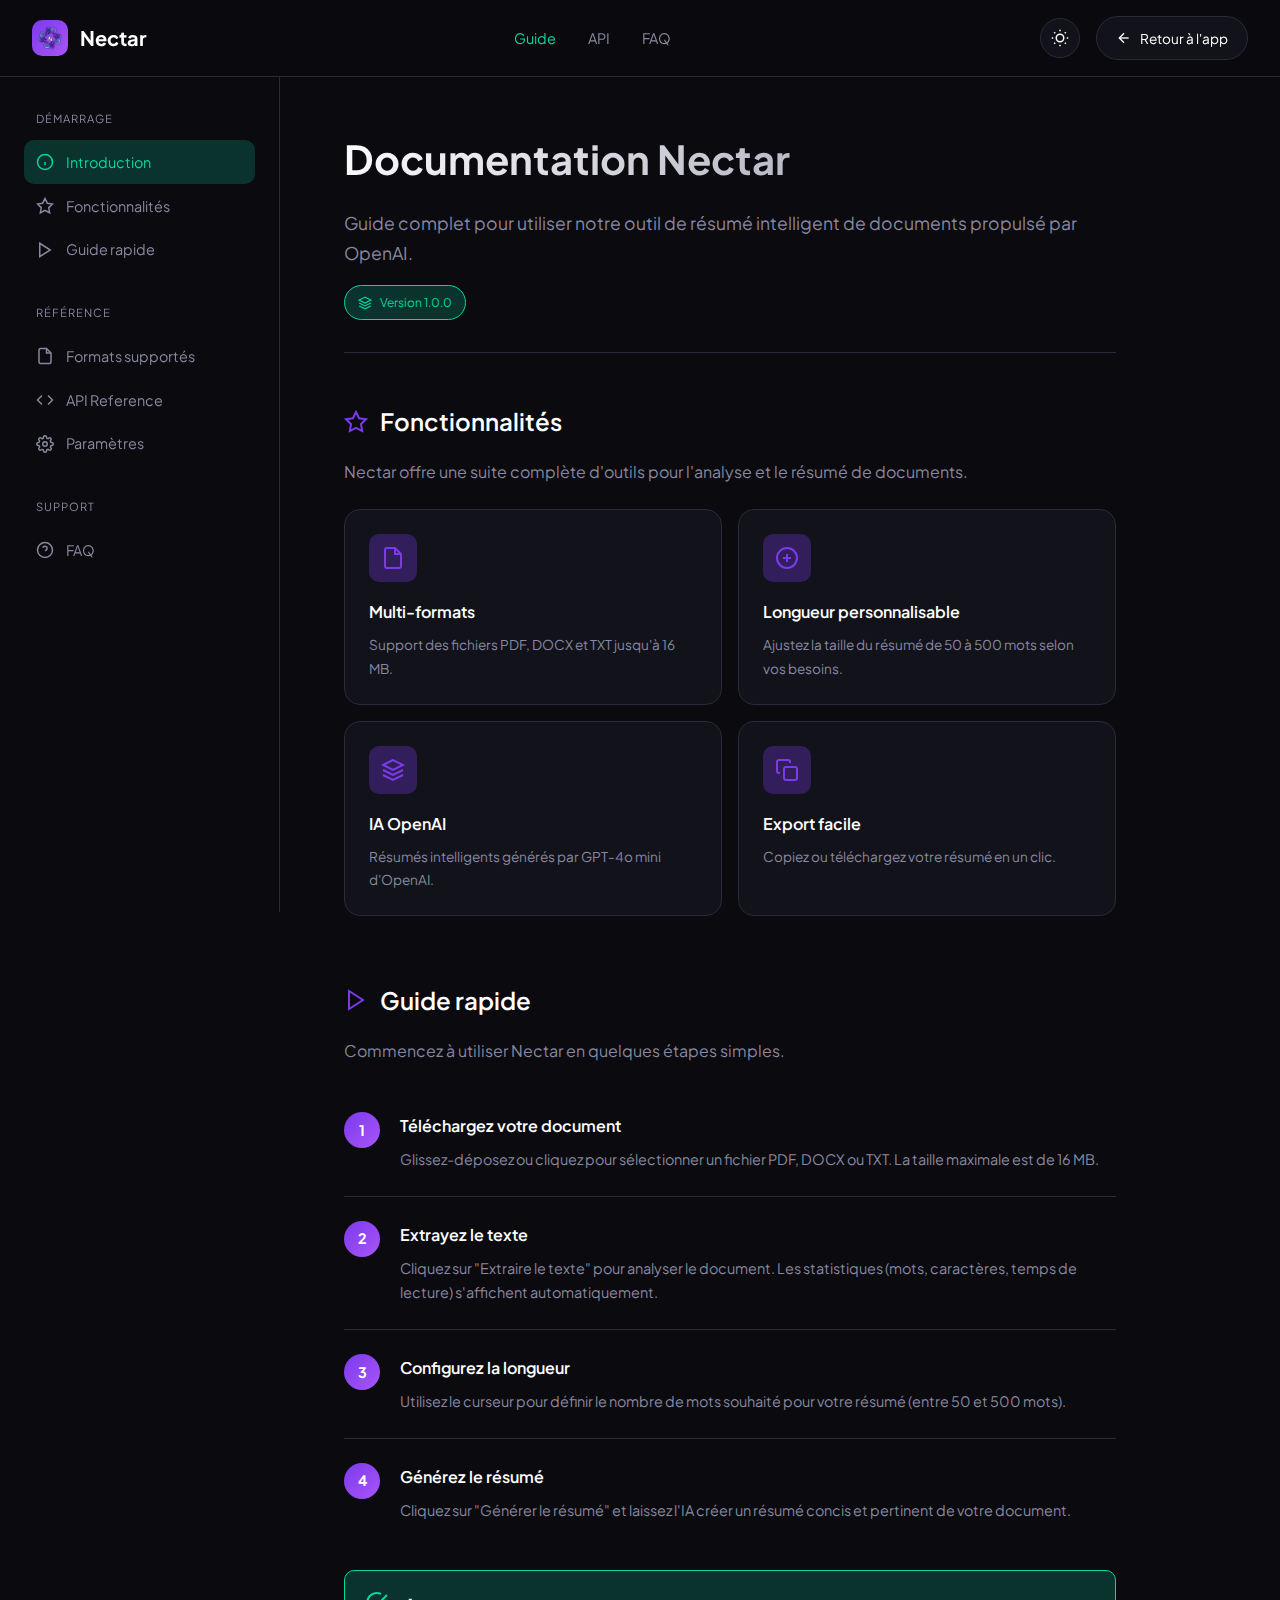
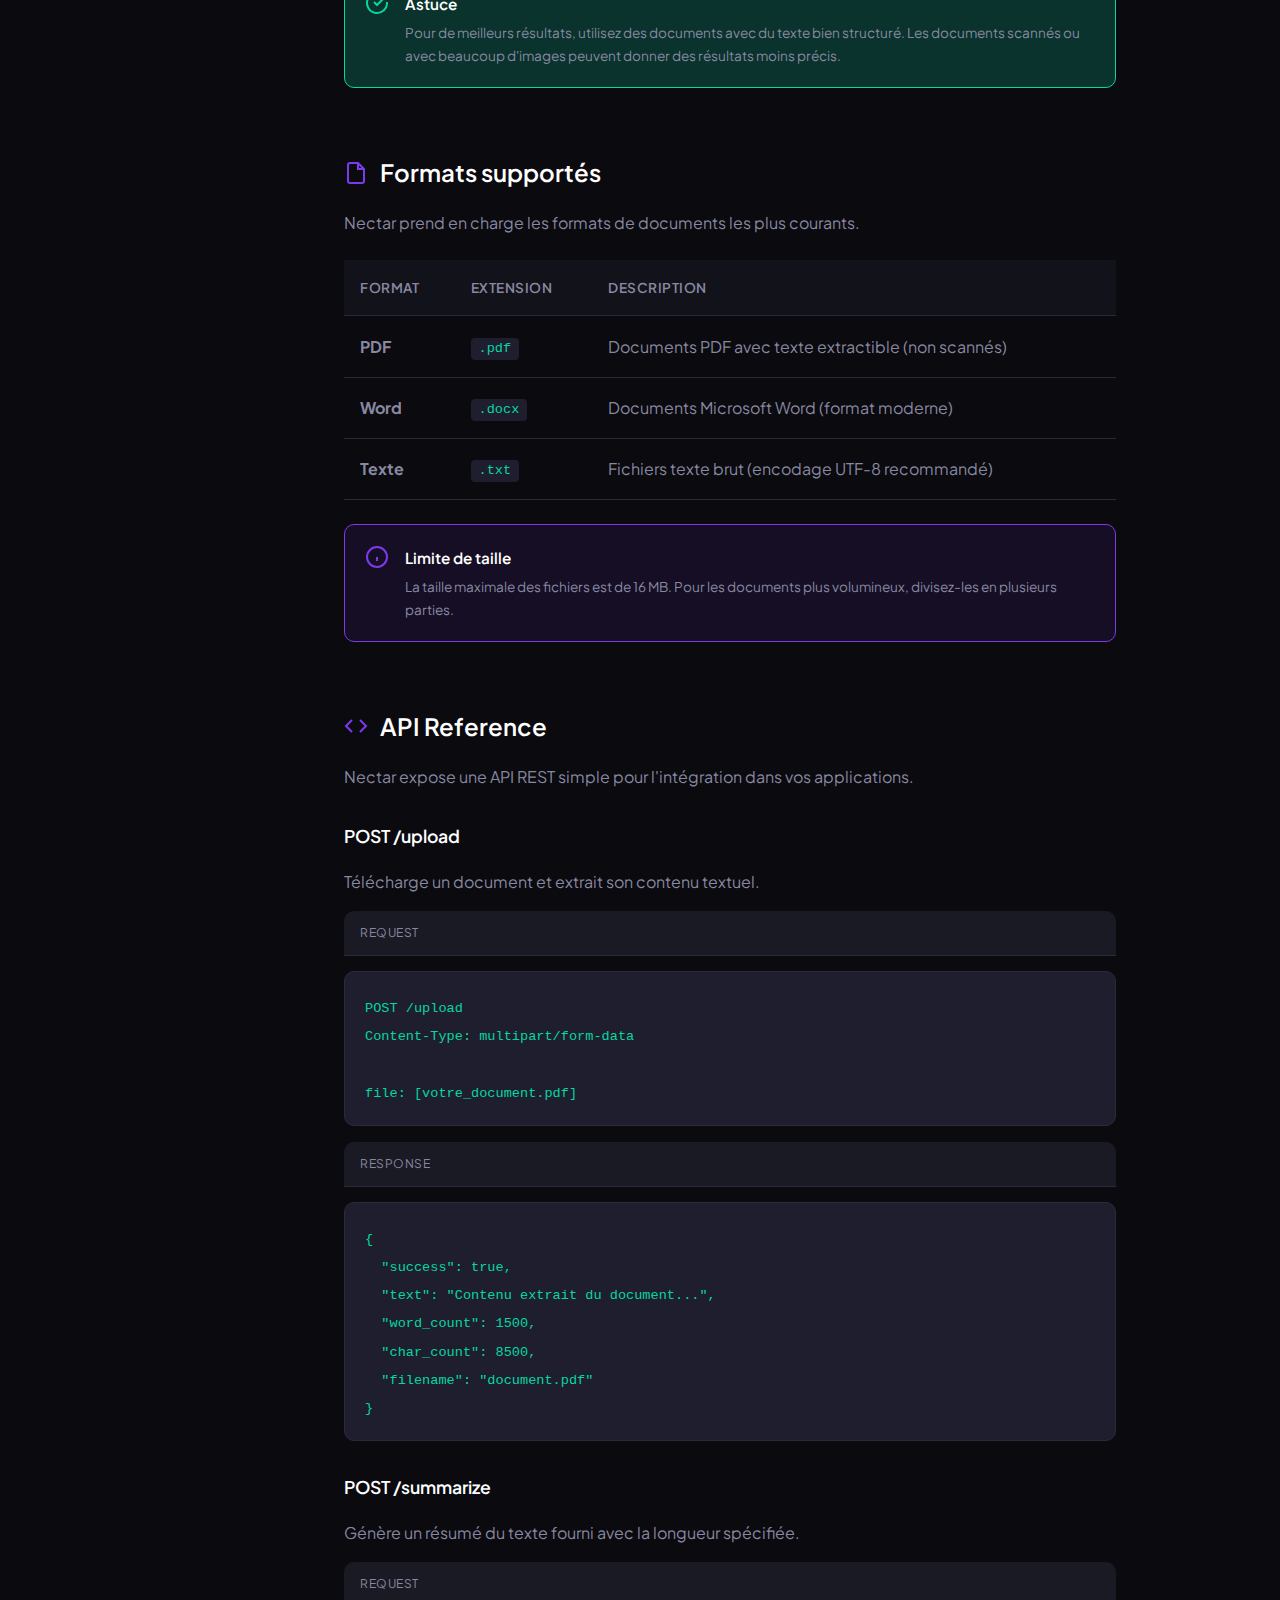
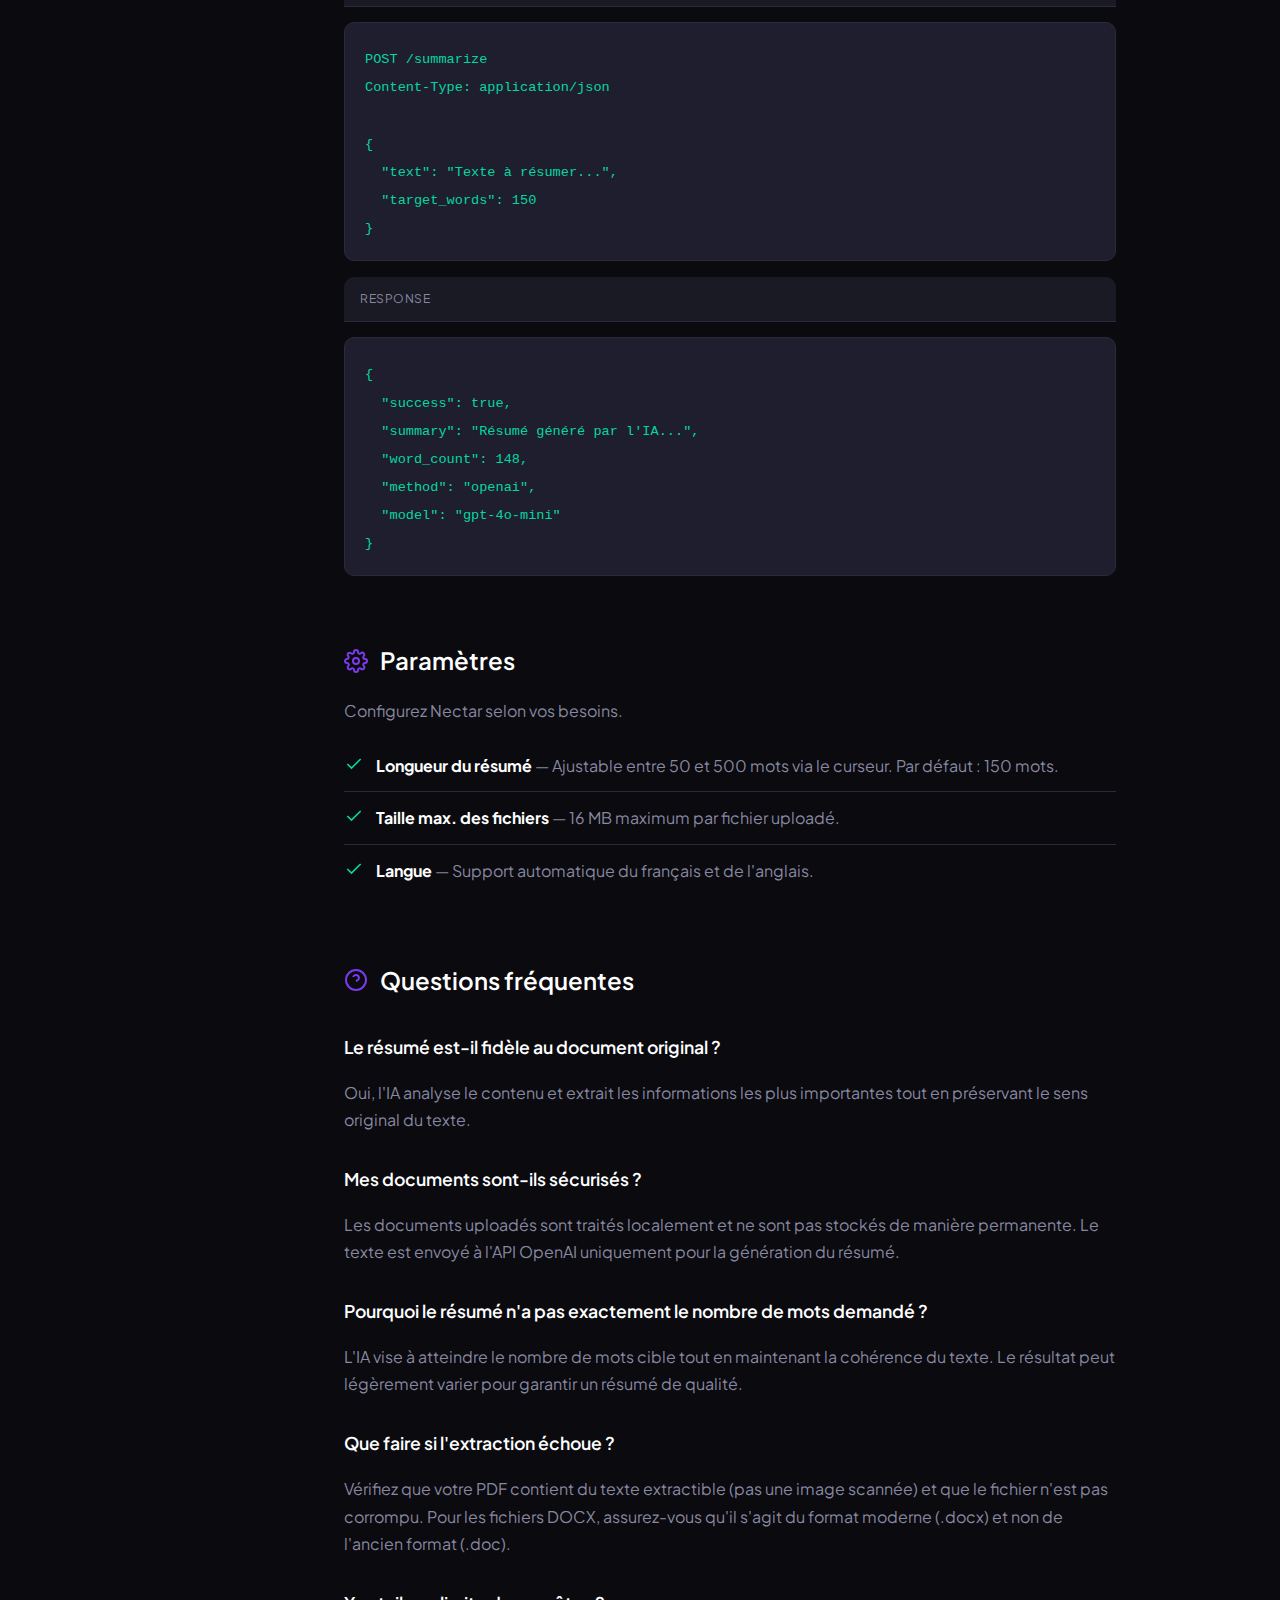
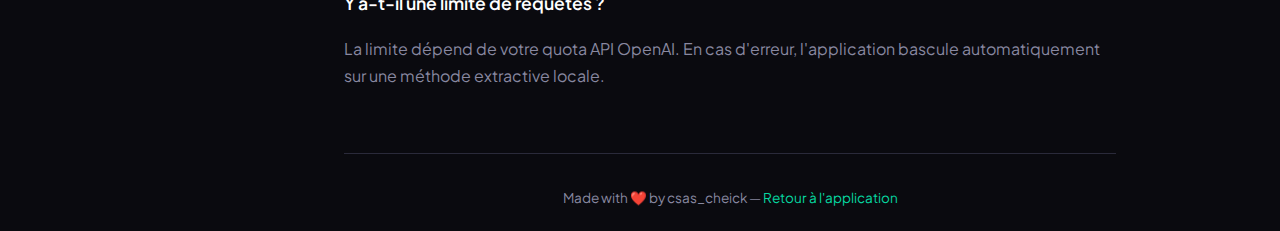
<file: templates/documentation.html>
<!DOCTYPE html>
<html lang="fr">
<head>
    <meta charset="UTF-8">
    <meta name="viewport" content="width=device-width, initial-scale=1.0">
    <title>Documentation - Nectar</title>
    <link rel="icon" type="image/svg+xml" href="/N_noire.svg" media="(prefers-color-scheme: light)">
    <link rel="icon" type="image/svg+xml" href="/N_blanc.svg" media="(prefers-color-scheme: dark)">
    <link href="https://fonts.googleapis.com/css2?family=Plus+Jakarta+Sans:wght@400;500;600;700&display=swap" rel="stylesheet">
    <style>
        :root {
            --bg: #0a0a0f;
            --bg-card: #12121a;
            --bg-hover: #1a1a24;
            --border: #2a2a3a;
            --text: #ffffff;
            --text-dim: #8888a0;
            --primary: #7c3aed;
            --primary-glow: rgba(124, 58, 237, 0.3);
            --accent: #06d6a0;
            --accent-glow: rgba(6, 214, 160, 0.2);
            --code-bg: #1e1e2e;
            --radius: 16px;
            --radius-sm: 10px;
            --navbar-bg: rgba(10, 10, 15, 0.95);
        }
        
        /* Light mode */
        body.light-mode {
            --bg: #f5f5f7;
            --bg-card: #ffffff;
            --bg-hover: #f0f0f5;
            --border: #e0e0e8;
            --text: #1a1a2e;
            --text-dim: #6b6b80;
            --code-bg: #f0f0f5;
            --navbar-bg: rgba(255, 255, 255, 0.95);
        }

        * {
            margin: 0;
            padding: 0;
            box-sizing: border-box;
        }

        body {
            font-family: 'Plus Jakarta Sans', -apple-system, sans-serif;
            background: var(--bg);
            color: var(--text);
            min-height: 100vh;
            line-height: 1.7;
            transition: background 0.3s, color 0.3s;
        }

        /* Navbar */
        .navbar {
            display: flex;
            align-items: center;
            justify-content: space-between;
            padding: 1rem 2rem;
            border-bottom: 1px solid var(--border);
            background: var(--navbar-bg);
            -webkit-backdrop-filter: blur(20px);
            backdrop-filter: blur(20px);
            position: sticky;
            top: 0;
            z-index: 100;
        }

        .nav-brand {
            display: flex;
            align-items: center;
            gap: 0.75rem;
            font-size: 1.25rem;
            font-weight: 700;
            text-decoration: none;
            color: var(--text);
        }

        .brand-logo {
            width: 36px;
            height: 36px;
            background: linear-gradient(135deg, var(--primary), #a855f7);
            border-radius: var(--radius-sm);
            display: flex;
            align-items: center;
            justify-content: center;
            color: white;
        }

        .brand-logo svg {
            width: 20px;
            height: 20px;
        }

        .brand-accent {
            background: linear-gradient(135deg, var(--primary), var(--accent));
            -webkit-background-clip: text;
            -webkit-text-fill-color: transparent;
            background-clip: text;
        }

        .nav-links {
            display: flex;
            align-items: center;
            gap: 2rem;
        }

        .nav-link {
            color: var(--text-dim);
            text-decoration: none;
            font-size: 0.9rem;
            transition: color 0.2s;
        }

        .nav-link:hover {
            color: var(--text);
        }

        .nav-link.active {
            color: var(--accent);
        }

        .btn-back {
            display: inline-flex;
            align-items: center;
            gap: 0.5rem;
            padding: 0.6rem 1.2rem;
            background: var(--bg-card);
            border: 1px solid var(--border);
            border-radius: 50px;
            color: var(--text);
            text-decoration: none;
            font-size: 0.85rem;
            transition: all 0.2s;
        }

        .btn-back:hover {
            border-color: var(--primary);
            background: var(--bg-hover);
        }

        .btn-back svg {
            width: 16px;
            height: 16px;
        }

        /* Layout */
        .doc-layout {
            display: grid;
            grid-template-columns: 280px 1fr;
            max-width: 1400px;
            margin: 0 auto;
        }

        /* Sidebar */
        .sidebar {
            border-right: 1px solid var(--border);
            padding: 2rem 1.5rem;
            position: sticky;
            top: 65px;
            height: calc(100vh - 65px);
            overflow-y: auto;
        }

        .sidebar-section {
            margin-bottom: 2rem;
        }

        .sidebar-title {
            font-size: 0.7rem;
            text-transform: uppercase;
            letter-spacing: 1px;
            color: var(--text-dim);
            margin-bottom: 0.75rem;
            padding-left: 0.75rem;
        }

        .sidebar-nav {
            list-style: none;
        }

        .sidebar-nav a {
            display: flex;
            align-items: center;
            gap: 0.75rem;
            padding: 0.6rem 0.75rem;
            color: var(--text-dim);
            text-decoration: none;
            font-size: 0.9rem;
            border-radius: var(--radius-sm);
            transition: all 0.2s;
        }

        .sidebar-nav a:hover {
            color: var(--text);
            background: var(--bg-card);
        }

        .sidebar-nav a.active {
            color: var(--accent);
            background: var(--accent-glow);
        }

        .sidebar-nav svg {
            width: 18px;
            height: 18px;
            flex-shrink: 0;
        }

        /* Content */
        .doc-content {
            padding: 3rem 4rem;
            max-width: 900px;
        }

        .doc-header {
            margin-bottom: 3rem;
            padding-bottom: 2rem;
            border-bottom: 1px solid var(--border);
        }

        .doc-header h1 {
            font-size: 2.5rem;
            font-weight: 700;
            margin-bottom: 1rem;
            background: linear-gradient(135deg, var(--text), var(--text-dim));
            -webkit-background-clip: text;
            -webkit-text-fill-color: transparent;
            background-clip: text;
        }

        .doc-header p {
            font-size: 1.1rem;
            color: var(--text-dim);
        }

        .version-badge {
            display: inline-flex;
            align-items: center;
            gap: 0.5rem;
            padding: 0.4rem 0.8rem;
            background: var(--accent-glow);
            border: 1px solid var(--accent);
            border-radius: 50px;
            font-size: 0.75rem;
            color: var(--accent);
            margin-top: 1rem;
        }

        /* Sections */
        .doc-section {
            margin-bottom: 4rem;
        }

        .doc-section h2 {
            font-size: 1.5rem;
            font-weight: 600;
            margin-bottom: 1rem;
            display: flex;
            align-items: center;
            gap: 0.75rem;
            color: var(--text);
        }

        .doc-section h2 svg {
            width: 24px;
            height: 24px;
            color: var(--primary);
        }

        .doc-section h3 {
            font-size: 1.1rem;
            font-weight: 600;
            margin: 2rem 0 1rem;
            color: var(--text);
        }

        .doc-section p {
            color: var(--text-dim);
            margin-bottom: 1rem;
        }

        /* Cards */
        .feature-grid {
            display: grid;
            grid-template-columns: repeat(auto-fit, minmax(250px, 1fr));
            gap: 1rem;
            margin-top: 1.5rem;
        }

        .feature-card {
            background: var(--bg-card);
            border: 1px solid var(--border);
            border-radius: var(--radius);
            padding: 1.5rem;
            transition: all 0.3s;
        }

        .feature-card:hover {
            border-color: var(--primary);
            transform: translateY(-2px);
        }

        .feature-icon {
            width: 48px;
            height: 48px;
            background: var(--primary-glow);
            border-radius: var(--radius-sm);
            display: flex;
            align-items: center;
            justify-content: center;
            margin-bottom: 1rem;
        }

        .feature-icon svg {
            width: 24px;
            height: 24px;
            color: var(--primary);
        }

        .feature-card h4 {
            font-size: 1rem;
            font-weight: 600;
            margin-bottom: 0.5rem;
        }

        .feature-card p {
            font-size: 0.85rem;
            color: var(--text-dim);
            margin: 0;
        }

        /* Code blocks */
        .code-block {
            background: var(--code-bg);
            border: 1px solid var(--border);
            border-radius: var(--radius-sm);
            padding: 1.25rem;
            margin: 1rem 0;
            overflow-x: auto;
        }

        .code-block code {
            font-family: 'Fira Code', 'Monaco', monospace;
            font-size: 0.85rem;
            color: var(--accent);
        }

        .code-header {
            display: flex;
            align-items: center;
            justify-content: space-between;
            padding: 0.75rem 1rem;
            background: var(--bg-hover);
            border-bottom: 1px solid var(--border);
            border-radius: var(--radius-sm) var(--radius-sm) 0 0;
            margin-bottom: -1px;
        }

        .code-header span {
            font-size: 0.75rem;
            color: var(--text-dim);
            text-transform: uppercase;
            letter-spacing: 0.5px;
        }

        /* Lists */
        .doc-list {
            list-style: none;
            margin: 1rem 0;
        }

        .doc-list li {
            display: flex;
            align-items: flex-start;
            gap: 0.75rem;
            padding: 0.75rem 0;
            border-bottom: 1px solid var(--border);
            color: var(--text-dim);
        }

        .doc-list li:last-child {
            border-bottom: none;
        }

        .doc-list li svg {
            width: 20px;
            height: 20px;
            color: var(--accent);
            flex-shrink: 0;
            margin-top: 2px;
        }

        .doc-list li strong {
            color: var(--text);
        }

        /* Table */
        .doc-table {
            width: 100%;
            border-collapse: collapse;
            margin: 1.5rem 0;
        }

        .doc-table th,
        .doc-table td {
            padding: 1rem;
            text-align: left;
            border-bottom: 1px solid var(--border);
        }

        .doc-table th {
            background: var(--bg-card);
            font-weight: 600;
            font-size: 0.85rem;
            text-transform: uppercase;
            letter-spacing: 0.5px;
            color: var(--text-dim);
        }

        .doc-table td {
            color: var(--text-dim);
        }

        .doc-table td code {
            background: var(--code-bg);
            padding: 0.2rem 0.5rem;
            border-radius: 4px;
            font-size: 0.85rem;
            color: var(--accent);
        }

        /* Alert boxes */
        .alert {
            display: flex;
            gap: 1rem;
            padding: 1.25rem;
            border-radius: var(--radius-sm);
            margin: 1.5rem 0;
        }

        .alert svg {
            width: 24px;
            height: 24px;
            flex-shrink: 0;
        }

        .alert-info {
            background: rgba(124, 58, 237, 0.1);
            border: 1px solid var(--primary);
        }

        .alert-info svg {
            color: var(--primary);
        }

        .alert-success {
            background: var(--accent-glow);
            border: 1px solid var(--accent);
        }

        .alert-success svg {
            color: var(--accent);
        }

        .alert-content h4 {
            font-size: 0.95rem;
            font-weight: 600;
            margin-bottom: 0.25rem;
        }

        .alert-content p {
            font-size: 0.85rem;
            color: var(--text-dim);
            margin: 0;
        }

        /* Steps */
        .steps {
            margin: 1.5rem 0;
        }

        .step {
            display: flex;
            gap: 1.25rem;
            padding: 1.5rem 0;
            border-bottom: 1px solid var(--border);
        }

        .step:last-child {
            border-bottom: none;
        }

        .step-number {
            width: 36px;
            height: 36px;
            background: linear-gradient(135deg, var(--primary), #a855f7);
            border-radius: 50%;
            display: flex;
            align-items: center;
            justify-content: center;
            font-weight: 700;
            font-size: 0.9rem;
            flex-shrink: 0;
        }

        .step-content h4 {
            font-size: 1rem;
            font-weight: 600;
            margin-bottom: 0.5rem;
        }

        .step-content p {
            font-size: 0.9rem;
            color: var(--text-dim);
            margin: 0;
        }

        /* Footer */
        .doc-footer {
            margin-top: 4rem;
            padding-top: 2rem;
            border-top: 1px solid var(--border);
            text-align: center;
        }

        .doc-footer p {
            font-size: 0.85rem;
            color: var(--text-dim);
        }

        .doc-footer a {
            color: var(--accent);
            text-decoration: none;
        }

        /* Responsive */
        @media (max-width: 900px) {
            .doc-layout {
                grid-template-columns: 1fr;
            }

            .sidebar {
                display: none;
            }

            .doc-content {
                padding: 2rem 1.5rem;
            }

            .doc-header h1 {
                font-size: 2rem;
            }
        }
        
        /* Theme toggle */
        .btn-theme {
            width: 40px;
            height: 40px;
            background: var(--bg-card);
            border: 1px solid var(--border);
            border-radius: 50%;
            cursor: pointer;
            display: flex;
            align-items: center;
            justify-content: center;
            color: var(--text);
            transition: all 0.2s;
            margin-right: 1rem;
        }
        
        .btn-theme:hover {
            border-color: var(--primary);
            background: var(--bg-hover);
        }
        
        .btn-theme svg {
            width: 18px;
            height: 18px;
        }
        
        .nav-actions {
            display: flex;
            align-items: center;
        }
        
        .hidden {
            display: none !important;
        }
    </style>
</head>
<body>
<script>
    // Charger le thème sauvegardé immédiatement
    (function() {
        const savedTheme = localStorage.getItem('nectar-theme') || 'dark';
        if (savedTheme === 'light') document.body.classList.add('light-mode');
    })();
</script>
    <!-- Navbar -->
    <nav class="navbar">
        <a href="/" class="nav-brand">
            <div class="brand-logo">
                <img src="/N.svg" alt="Nectar" width="24" height="24">
            </div>
            <span>Nectar</span>
        </a>
        <div class="nav-links">
            <a href="#introduction" class="nav-link active">Guide</a>
            <a href="#api" class="nav-link">API</a>
            <a href="#faq" class="nav-link">FAQ</a>
        </div>
        <div class="nav-actions">
            <button class="btn-theme" id="themeToggle" title="Changer le thème" aria-label="Changer le thème">
                <svg class="icon-sun" viewBox="0 0 24 24" fill="none" stroke="currentColor" stroke-width="2">
                    <circle cx="12" cy="12" r="5"></circle>
                    <line x1="12" y1="1" x2="12" y2="3"></line>
                    <line x1="12" y1="21" x2="12" y2="23"></line>
                    <line x1="4.22" y1="4.22" x2="5.64" y2="5.64"></line>
                    <line x1="18.36" y1="18.36" x2="19.78" y2="19.78"></line>
                    <line x1="1" y1="12" x2="3" y2="12"></line>
                    <line x1="21" y1="12" x2="23" y2="12"></line>
                    <line x1="4.22" y1="19.78" x2="5.64" y2="18.36"></line>
                    <line x1="18.36" y1="5.64" x2="19.78" y2="4.22"></line>
                </svg>
                <svg class="icon-moon hidden" viewBox="0 0 24 24" fill="none" stroke="currentColor" stroke-width="2">
                    <path d="M21 12.79A9 9 0 1 1 11.21 3 7 7 0 0 0 21 12.79z"></path>
                </svg>
            </button>
            <a href="/" class="btn-back">
                <svg viewBox="0 0 24 24" fill="none" stroke="currentColor" stroke-width="2">
                    <line x1="19" y1="12" x2="5" y2="12"></line>
                    <polyline points="12 19 5 12 12 5"></polyline>
                </svg>
                Retour à l'app
            </a>
        </div>
    </nav>

    <div class="doc-layout">
        <!-- Sidebar -->
        <aside class="sidebar">
            <div class="sidebar-section">
                <div class="sidebar-title">Démarrage</div>
                <ul class="sidebar-nav">
                    <li>
                        <a href="#introduction" class="active">
                            <svg viewBox="0 0 24 24" fill="none" stroke="currentColor" stroke-width="2">
                                <circle cx="12" cy="12" r="10"></circle>
                                <line x1="12" y1="16" x2="12" y2="12"></line>
                                <line x1="12" y1="8" x2="12.01" y2="8"></line>
                            </svg>
                            Introduction
                        </a>
                    </li>
                    <li>
                        <a href="#features">
                            <svg viewBox="0 0 24 24" fill="none" stroke="currentColor" stroke-width="2">
                                <polygon points="12 2 15.09 8.26 22 9.27 17 14.14 18.18 21.02 12 17.77 5.82 21.02 7 14.14 2 9.27 8.91 8.26 12 2"></polygon>
                            </svg>
                            Fonctionnalités
                        </a>
                    </li>
                    <li>
                        <a href="#quickstart">
                            <svg viewBox="0 0 24 24" fill="none" stroke="currentColor" stroke-width="2">
                                <polygon points="5 3 19 12 5 21 5 3"></polygon>
                            </svg>
                            Guide rapide
                        </a>
                    </li>
                </ul>
            </div>

            <div class="sidebar-section">
                <div class="sidebar-title">Référence</div>
                <ul class="sidebar-nav">
                    <li>
                        <a href="#formats">
                            <svg viewBox="0 0 24 24" fill="none" stroke="currentColor" stroke-width="2">
                                <path d="M14 2H6a2 2 0 0 0-2 2v16a2 2 0 0 0 2 2h12a2 2 0 0 0 2-2V8z"></path>
                                <polyline points="14 2 14 8 20 8"></polyline>
                            </svg>
                            Formats supportés
                        </a>
                    </li>
                    <li>
                        <a href="#api">
                            <svg viewBox="0 0 24 24" fill="none" stroke="currentColor" stroke-width="2">
                                <polyline points="16 18 22 12 16 6"></polyline>
                                <polyline points="8 6 2 12 8 18"></polyline>
                            </svg>
                            API Reference
                        </a>
                    </li>
                    <li>
                        <a href="#settings">
                            <svg viewBox="0 0 24 24" fill="none" stroke="currentColor" stroke-width="2">
                                <circle cx="12" cy="12" r="3"></circle>
                                <path d="M19.4 15a1.65 1.65 0 0 0 .33 1.82l.06.06a2 2 0 0 1 0 2.83 2 2 0 0 1-2.83 0l-.06-.06a1.65 1.65 0 0 0-1.82-.33 1.65 1.65 0 0 0-1 1.51V21a2 2 0 0 1-2 2 2 2 0 0 1-2-2v-.09A1.65 1.65 0 0 0 9 19.4a1.65 1.65 0 0 0-1.82.33l-.06.06a2 2 0 0 1-2.83 0 2 2 0 0 1 0-2.83l.06-.06a1.65 1.65 0 0 0 .33-1.82 1.65 1.65 0 0 0-1.51-1H3a2 2 0 0 1-2-2 2 2 0 0 1 2-2h.09A1.65 1.65 0 0 0 4.6 9a1.65 1.65 0 0 0-.33-1.82l-.06-.06a2 2 0 0 1 0-2.83 2 2 0 0 1 2.83 0l.06.06a1.65 1.65 0 0 0 1.82.33H9a1.65 1.65 0 0 0 1-1.51V3a2 2 0 0 1 2-2 2 2 0 0 1 2 2v.09a1.65 1.65 0 0 0 1 1.51 1.65 1.65 0 0 0 1.82-.33l.06-.06a2 2 0 0 1 2.83 0 2 2 0 0 1 0 2.83l-.06.06a1.65 1.65 0 0 0-.33 1.82V9a1.65 1.65 0 0 0 1.51 1H21a2 2 0 0 1 2 2 2 2 0 0 1-2 2h-.09a1.65 1.65 0 0 0-1.51 1z"></path>
                            </svg>
                            Paramètres
                        </a>
                    </li>
                </ul>
            </div>

            <div class="sidebar-section">
                <div class="sidebar-title">Support</div>
                <ul class="sidebar-nav">
                    <li>
                        <a href="#faq">
                            <svg viewBox="0 0 24 24" fill="none" stroke="currentColor" stroke-width="2">
                                <circle cx="12" cy="12" r="10"></circle>
                                <path d="M9.09 9a3 3 0 0 1 5.83 1c0 2-3 3-3 3"></path>
                                <line x1="12" y1="17" x2="12.01" y2="17"></line>
                            </svg>
                            FAQ
                        </a>
                    </li>
                </ul>
            </div>
        </aside>

        <!-- Main Content -->
        <main class="doc-content">
            <header class="doc-header" id="introduction">
                <h1>Documentation Nectar</h1>
                <p>Guide complet pour utiliser notre outil de résumé intelligent de documents propulsé par OpenAI.</p>
                <div class="version-badge">
                    <svg viewBox="0 0 24 24" fill="none" stroke="currentColor" stroke-width="2" width="14" height="14">
                        <path d="M12 2L2 7l10 5 10-5-10-5z"></path>
                        <path d="M2 17l10 5 10-5"></path>
                        <path d="M2 12l10 5 10-5"></path>
                    </svg>
                    Version 1.0.0
                </div>
            </header>

            <!-- Features Section -->
            <section class="doc-section" id="features">
                <h2>
                    <svg viewBox="0 0 24 24" fill="none" stroke="currentColor" stroke-width="2">
                        <polygon points="12 2 15.09 8.26 22 9.27 17 14.14 18.18 21.02 12 17.77 5.82 21.02 7 14.14 2 9.27 8.91 8.26 12 2"></polygon>
                    </svg>
                    Fonctionnalités
                </h2>
                <p>Nectar offre une suite complète d'outils pour l'analyse et le résumé de documents.</p>

                <div class="feature-grid">
                    <div class="feature-card">
                        <div class="feature-icon">
                            <svg viewBox="0 0 24 24" fill="none" stroke="currentColor" stroke-width="2">
                                <path d="M14 2H6a2 2 0 0 0-2 2v16a2 2 0 0 0 2 2h12a2 2 0 0 0 2-2V8z"></path>
                                <polyline points="14 2 14 8 20 8"></polyline>
                            </svg>
                        </div>
                        <h4>Multi-formats</h4>
                        <p>Support des fichiers PDF, DOCX et TXT jusqu'à 16 MB.</p>
                    </div>
                    <div class="feature-card">
                        <div class="feature-icon">
                            <svg viewBox="0 0 24 24" fill="none" stroke="currentColor" stroke-width="2">
                                <circle cx="12" cy="12" r="10"></circle>
                                <path d="M8 12h8"></path>
                                <path d="M12 8v8"></path>
                            </svg>
                        </div>
                        <h4>Longueur personnalisable</h4>
                        <p>Ajustez la taille du résumé de 50 à 500 mots selon vos besoins.</p>
                    </div>
                    <div class="feature-card">
                        <div class="feature-icon">
                            <svg viewBox="0 0 24 24" fill="none" stroke="currentColor" stroke-width="2">
                                <path d="M12 2L2 7l10 5 10-5-10-5z"></path>
                                <path d="M2 17l10 5 10-5"></path>
                                <path d="M2 12l10 5 10-5"></path>
                            </svg>
                        </div>
                        <h4>IA OpenAI</h4>
                        <p>Résumés intelligents générés par GPT-4o mini d'OpenAI.</p>
                    </div>
                    <div class="feature-card">
                        <div class="feature-icon">
                            <svg viewBox="0 0 24 24" fill="none" stroke="currentColor" stroke-width="2">
                                <rect x="9" y="9" width="13" height="13" rx="2" ry="2"></rect>
                                <path d="M5 15H4a2 2 0 0 1-2-2V4a2 2 0 0 1 2-2h9a2 2 0 0 1 2 2v1"></path>
                            </svg>
                        </div>
                        <h4>Export facile</h4>
                        <p>Copiez ou téléchargez votre résumé en un clic.</p>
                    </div>
                </div>
            </section>

            <!-- Quick Start Section -->
            <section class="doc-section" id="quickstart">
                <h2>
                    <svg viewBox="0 0 24 24" fill="none" stroke="currentColor" stroke-width="2">
                        <polygon points="5 3 19 12 5 21 5 3"></polygon>
                    </svg>
                    Guide rapide
                </h2>
                <p>Commencez à utiliser Nectar en quelques étapes simples.</p>

                <div class="steps">
                    <div class="step">
                        <div class="step-number">1</div>
                        <div class="step-content">
                            <h4>Téléchargez votre document</h4>
                            <p>Glissez-déposez ou cliquez pour sélectionner un fichier PDF, DOCX ou TXT. La taille maximale est de 16 MB.</p>
                        </div>
                    </div>
                    <div class="step">
                        <div class="step-number">2</div>
                        <div class="step-content">
                            <h4>Extrayez le texte</h4>
                            <p>Cliquez sur "Extraire le texte" pour analyser le document. Les statistiques (mots, caractères, temps de lecture) s'affichent automatiquement.</p>
                        </div>
                    </div>
                    <div class="step">
                        <div class="step-number">3</div>
                        <div class="step-content">
                            <h4>Configurez la longueur</h4>
                            <p>Utilisez le curseur pour définir le nombre de mots souhaité pour votre résumé (entre 50 et 500 mots).</p>
                        </div>
                    </div>
                    <div class="step">
                        <div class="step-number">4</div>
                        <div class="step-content">
                            <h4>Générez le résumé</h4>
                            <p>Cliquez sur "Générer le résumé" et laissez l'IA créer un résumé concis et pertinent de votre document.</p>
                        </div>
                    </div>
                </div>

                <div class="alert alert-success">
                    <svg viewBox="0 0 24 24" fill="none" stroke="currentColor" stroke-width="2">
                        <path d="M22 11.08V12a10 10 0 1 1-5.93-9.14"></path>
                        <polyline points="22 4 12 14.01 9 11.01"></polyline>
                    </svg>
                    <div class="alert-content">
                        <h4>Astuce</h4>
                        <p>Pour de meilleurs résultats, utilisez des documents avec du texte bien structuré. Les documents scannés ou avec beaucoup d'images peuvent donner des résultats moins précis.</p>
                    </div>
                </div>
            </section>

            <!-- Formats Section -->
            <section class="doc-section" id="formats">
                <h2>
                    <svg viewBox="0 0 24 24" fill="none" stroke="currentColor" stroke-width="2">
                        <path d="M14 2H6a2 2 0 0 0-2 2v16a2 2 0 0 0 2 2h12a2 2 0 0 0 2-2V8z"></path>
                        <polyline points="14 2 14 8 20 8"></polyline>
                    </svg>
                    Formats supportés
                </h2>
                <p>Nectar prend en charge les formats de documents les plus courants.</p>

                <table class="doc-table">
                    <thead>
                        <tr>
                            <th>Format</th>
                            <th>Extension</th>
                            <th>Description</th>
                        </tr>
                    </thead>
                    <tbody>
                        <tr>
                            <td><strong>PDF</strong></td>
                            <td><code>.pdf</code></td>
                            <td>Documents PDF avec texte extractible (non scannés)</td>
                        </tr>
                        <tr>
                            <td><strong>Word</strong></td>
                            <td><code>.docx</code></td>
                            <td>Documents Microsoft Word (format moderne)</td>
                        </tr>
                        <tr>
                            <td><strong>Texte</strong></td>
                            <td><code>.txt</code></td>
                            <td>Fichiers texte brut (encodage UTF-8 recommandé)</td>
                        </tr>
                    </tbody>
                </table>

                <div class="alert alert-info">
                    <svg viewBox="0 0 24 24" fill="none" stroke="currentColor" stroke-width="2">
                        <circle cx="12" cy="12" r="10"></circle>
                        <line x1="12" y1="16" x2="12" y2="12"></line>
                        <line x1="12" y1="8" x2="12.01" y2="8"></line>
                    </svg>
                    <div class="alert-content">
                        <h4>Limite de taille</h4>
                        <p>La taille maximale des fichiers est de 16 MB. Pour les documents plus volumineux, divisez-les en plusieurs parties.</p>
                    </div>
                </div>
            </section>

            <!-- API Section -->
            <section class="doc-section" id="api">
                <h2>
                    <svg viewBox="0 0 24 24" fill="none" stroke="currentColor" stroke-width="2">
                        <polyline points="16 18 22 12 16 6"></polyline>
                        <polyline points="8 6 2 12 8 18"></polyline>
                    </svg>
                    API Reference
                </h2>
                <p>Nectar expose une API REST simple pour l'intégration dans vos applications.</p>

                <h3>POST /upload</h3>
                <p>Télécharge un document et extrait son contenu textuel.</p>

                <div class="code-header">
                    <span>Request</span>
                </div>
                <div class="code-block">
                    <code>POST /upload<br>Content-Type: multipart/form-data<br><br>file: [votre_document.pdf]</code>
                </div>

                <div class="code-header">
                    <span>Response</span>
                </div>
                <div class="code-block">
                    <code>{<br>&nbsp;&nbsp;"success": true,<br>&nbsp;&nbsp;"text": "Contenu extrait du document...",<br>&nbsp;&nbsp;"word_count": 1500,<br>&nbsp;&nbsp;"char_count": 8500,<br>&nbsp;&nbsp;"filename": "document.pdf"<br>}</code>
                </div>

                <h3>POST /summarize</h3>
                <p>Génère un résumé du texte fourni avec la longueur spécifiée.</p>

                <div class="code-header">
                    <span>Request</span>
                </div>
                <div class="code-block">
                    <code>POST /summarize<br>Content-Type: application/json<br><br>{<br>&nbsp;&nbsp;"text": "Texte à résumer...",<br>&nbsp;&nbsp;"target_words": 150<br>}</code>
                </div>

                <div class="code-header">
                    <span>Response</span>
                </div>
                <div class="code-block">
                    <code>{<br>&nbsp;&nbsp;"success": true,<br>&nbsp;&nbsp;"summary": "Résumé généré par l'IA...",<br>&nbsp;&nbsp;"word_count": 148,<br>&nbsp;&nbsp;"method": "openai",<br>&nbsp;&nbsp;"model": "gpt-4o-mini"<br>}</code>
                </div>
            </section>

            <!-- Settings Section -->
            <section class="doc-section" id="settings">
                <h2>
                    <svg viewBox="0 0 24 24" fill="none" stroke="currentColor" stroke-width="2">
                        <circle cx="12" cy="12" r="3"></circle>
                        <path d="M19.4 15a1.65 1.65 0 0 0 .33 1.82l.06.06a2 2 0 0 1 0 2.83 2 2 0 0 1-2.83 0l-.06-.06a1.65 1.65 0 0 0-1.82-.33 1.65 1.65 0 0 0-1 1.51V21a2 2 0 0 1-2 2 2 2 0 0 1-2-2v-.09A1.65 1.65 0 0 0 9 19.4a1.65 1.65 0 0 0-1.82.33l-.06.06a2 2 0 0 1-2.83 0 2 2 0 0 1 0-2.83l.06-.06a1.65 1.65 0 0 0 .33-1.82 1.65 1.65 0 0 0-1.51-1H3a2 2 0 0 1-2-2 2 2 0 0 1 2-2h.09A1.65 1.65 0 0 0 4.6 9a1.65 1.65 0 0 0-.33-1.82l-.06-.06a2 2 0 0 1 0-2.83 2 2 0 0 1 2.83 0l.06.06a1.65 1.65 0 0 0 1.82.33H9a1.65 1.65 0 0 0 1-1.51V3a2 2 0 0 1 2-2 2 2 0 0 1 2 2v.09a1.65 1.65 0 0 0 1 1.51 1.65 1.65 0 0 0 1.82-.33l.06-.06a2 2 0 0 1 2.83 0 2 2 0 0 1 0 2.83l-.06.06a1.65 1.65 0 0 0-.33 1.82V9a1.65 1.65 0 0 0 1.51 1H21a2 2 0 0 1 2 2 2 2 0 0 1-2 2h-.09a1.65 1.65 0 0 0-1.51 1z"></path>
                    </svg>
                    Paramètres
                </h2>
                <p>Configurez Nectar selon vos besoins.</p>

                <ul class="doc-list">
                    <li>
                        <svg viewBox="0 0 24 24" fill="none" stroke="currentColor" stroke-width="2">
                            <polyline points="20 6 9 17 4 12"></polyline>
                        </svg>
                        <div>
                            <strong>Longueur du résumé</strong> — Ajustable entre 50 et 500 mots via le curseur. Par défaut : 150 mots.
                        </div>
                    </li>
                    <li>
                        <svg viewBox="0 0 24 24" fill="none" stroke="currentColor" stroke-width="2">
                            <polyline points="20 6 9 17 4 12"></polyline>
                        </svg>
                        <div>
                            <strong>Taille max. des fichiers</strong> — 16 MB maximum par fichier uploadé.
                        </div>
                    </li>
                    <li>
                        <svg viewBox="0 0 24 24" fill="none" stroke="currentColor" stroke-width="2">
                            <polyline points="20 6 9 17 4 12"></polyline>
                        </svg>
                        <div>
                            <strong>Langue</strong> — Support automatique du français et de l'anglais.
                        </div>
                    </li>
                </ul>
            </section>

            <!-- FAQ Section -->
            <section class="doc-section" id="faq">
                <h2>
                    <svg viewBox="0 0 24 24" fill="none" stroke="currentColor" stroke-width="2">
                        <circle cx="12" cy="12" r="10"></circle>
                        <path d="M9.09 9a3 3 0 0 1 5.83 1c0 2-3 3-3 3"></path>
                        <line x1="12" y1="17" x2="12.01" y2="17"></line>
                    </svg>
                    Questions fréquentes
                </h2>

                <h3>Le résumé est-il fidèle au document original ?</h3>
                <p>Oui, l'IA analyse le contenu et extrait les informations les plus importantes tout en préservant le sens original du texte.</p>

                <h3>Mes documents sont-ils sécurisés ?</h3>
                <p>Les documents uploadés sont traités localement et ne sont pas stockés de manière permanente. Le texte est envoyé à l'API OpenAI uniquement pour la génération du résumé.</p>

                <h3>Pourquoi le résumé n'a pas exactement le nombre de mots demandé ?</h3>
                <p>L'IA vise à atteindre le nombre de mots cible tout en maintenant la cohérence du texte. Le résultat peut légèrement varier pour garantir un résumé de qualité.</p>

                <h3>Que faire si l'extraction échoue ?</h3>
                <p>Vérifiez que votre PDF contient du texte extractible (pas une image scannée) et que le fichier n'est pas corrompu. Pour les fichiers DOCX, assurez-vous qu'il s'agit du format moderne (.docx) et non de l'ancien format (.doc).</p>

                <h3>Y a-t-il une limite de requêtes ?</h3>
                <p>La limite dépend de votre quota API OpenAI. En cas d'erreur, l'application bascule automatiquement sur une méthode extractive locale.</p>
            </section>

            <!-- Footer -->
            <footer class="doc-footer">
                <p>Made with ❤️ by csas_cheick — <a href="/">Retour à l'application</a></p>
            </footer>
        </main>
    </div>
    
    <script>
        // Gestion du thème
        function initTheme() {
            const savedTheme = localStorage.getItem('nectar-theme') || 'dark';
            const isDark = savedTheme === 'dark';
            document.querySelector('.icon-sun')?.classList.toggle('hidden', !isDark);
            document.querySelector('.icon-moon')?.classList.toggle('hidden', isDark);
        }
        initTheme();
        
        document.getElementById('themeToggle')?.addEventListener('click', () => {
            const isLight = document.body.classList.contains('light-mode');
            document.body.classList.toggle('light-mode', !isLight);
            localStorage.setItem('nectar-theme', isLight ? 'dark' : 'light');
            document.querySelector('.icon-sun')?.classList.toggle('hidden', isLight);
            document.querySelector('.icon-moon')?.classList.toggle('hidden', !isLight);
        });
    </script>
</body>
</html>
</file>
